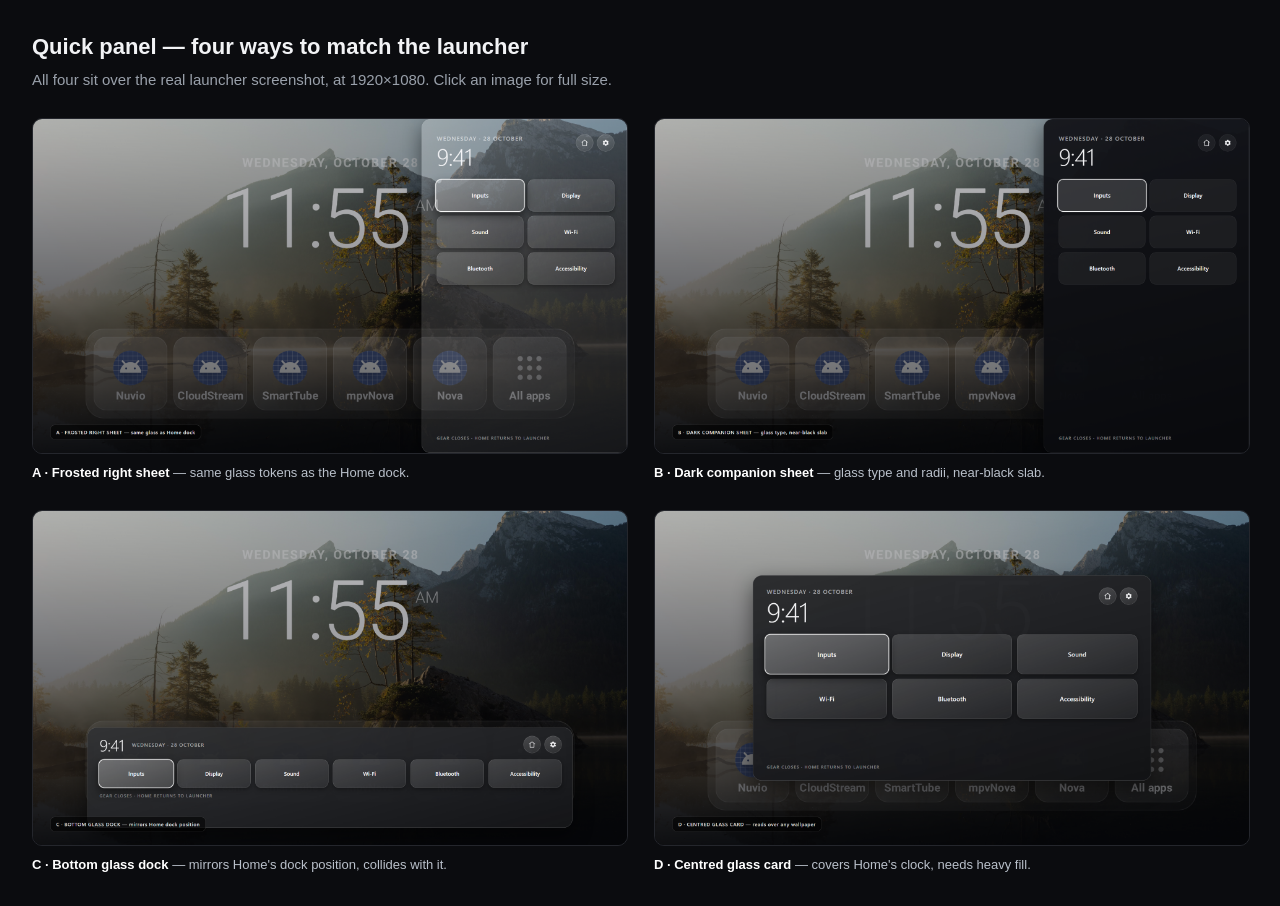
<file: docs/mockups/index.html>
<!DOCTYPE html>
<html lang="en">
<head>
<meta charset="utf-8">
<title>Quick panel — design mockups</title>
<style>
  :root { color-scheme: dark; }
  body {
    margin: 0;
    padding: 32px;
    background: #0b0c0f;
    color: #f2f3f5;
    font: 15px/1.4 "Segoe UI", Roboto, sans-serif;
  }
  h1 { font-size: 22px; font-weight: 600; margin: 0 0 6px; }
  p  { color: #9aa1ab; margin: 0 0 28px; max-width: 900px; }
  .grid {
    display: grid;
    grid-template-columns: repeat(2, minmax(0, 1fr));
    gap: 28px;
  }
  figure { margin: 0; }
  img {
    width: 100%;
    display: block;
    border-radius: 10px;
    border: 1px solid #24262c;
    cursor: zoom-in;
  }
  figcaption {
    margin-top: 10px;
    font-size: 13px;
    color: #b9c0ca;
  }
  figcaption b { color: #fff; font-weight: 600; }
</style>
</head>
<body>
  <h1>Quick panel — four ways to match the launcher</h1>
  <p>All four sit over the real launcher screenshot, at 1920×1080. Click an image for full size.</p>

  <div class="grid">
    <figure>
      <a href="panel-a.png" target="_blank"><img src="panel-a.png" alt="A — frosted right sheet"></a>
      <figcaption><b>A · Frosted right sheet</b> — same glass tokens as the Home dock.</figcaption>
    </figure>
    <figure>
      <a href="panel-b.png" target="_blank"><img src="panel-b.png" alt="B — dark companion sheet"></a>
      <figcaption><b>B · Dark companion sheet</b> — glass type and radii, near-black slab.</figcaption>
    </figure>
    <figure>
      <a href="panel-c.png" target="_blank"><img src="panel-c.png" alt="C — bottom glass dock"></a>
      <figcaption><b>C · Bottom glass dock</b> — mirrors Home's dock position, collides with it.</figcaption>
    </figure>
    <figure>
      <a href="panel-d.png" target="_blank"><img src="panel-d.png" alt="D — centred glass card"></a>
      <figcaption><b>D · Centred glass card</b> — covers Home's clock, needs heavy fill.</figcaption>
    </figure>
  </div>
</body>
</html>
</file>
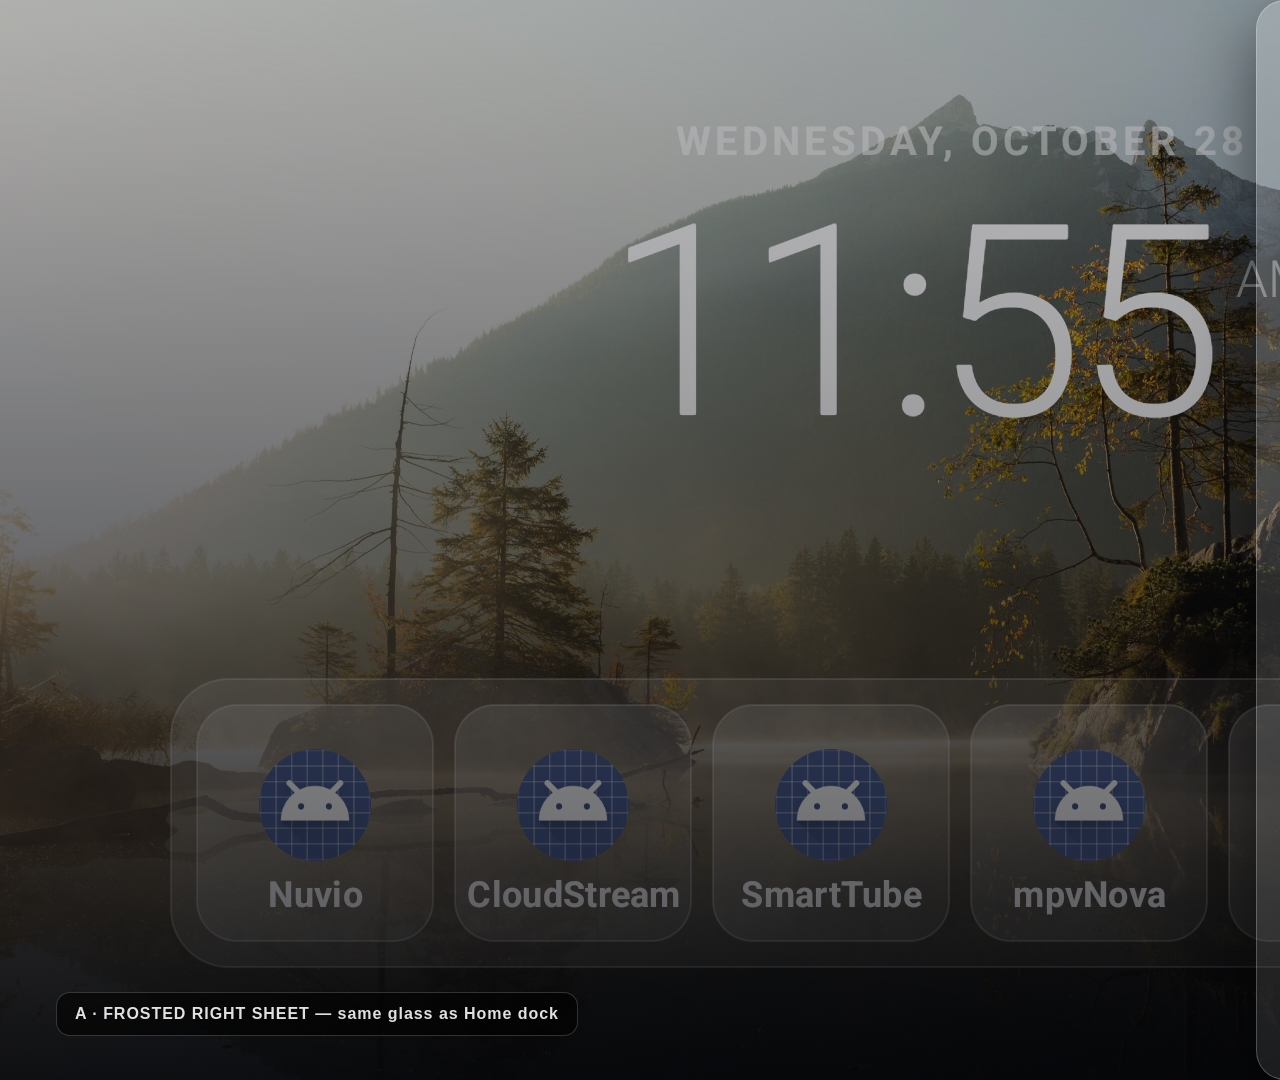
<file: docs/mockups/panel-a.html>
<!DOCTYPE html>
<html lang="en">
<head>
<meta charset="utf-8">
<title>A — frosted right sheet</title>
<link rel="stylesheet" href="panel.css">
</head>
<body class="a">
<div class="scrim"></div>

<section class="sheet">
  <header>
    <div>
      <div class="date">Wednesday · 28 October</div>
      <div class="time">9:41</div>
    </div>
    <div class="actions">
      <div class="icon" title="Home">
        <svg viewBox="0 0 24 24" fill="none" stroke="currentColor" stroke-width="1.8" stroke-linecap="round" stroke-linejoin="round">
          <path d="M3 10.5 12 3l9 7.5"/><path d="M5.5 9.5V21h13V9.5"/>
        </svg>
      </div>
      <div class="icon" title="Settings">
        <svg viewBox="0 0 24 24" fill="currentColor">
          <path d="M19.14 12.94c.04-.3.06-.61.06-.94s-.02-.64-.07-.94l2.03-1.58a.49.49 0 0 0 .12-.61l-1.92-3.32a.49.49 0 0 0-.59-.22l-2.39.96c-.5-.38-1.03-.7-1.62-.94l-.36-2.54a.48.48 0 0 0-.48-.41h-3.84c-.24 0-.43.17-.47.41l-.36 2.54c-.59.24-1.13.57-1.62.94l-2.39-.96a.49.49 0 0 0-.59.22L2.74 8.87c-.12.21-.08.47.12.61l2.03 1.58c-.05.3-.09.63-.09.94s.02.64.07.94l-2.03 1.58a.49.49 0 0 0-.12.61l1.92 3.32c.12.22.37.29.59.22l2.39-.96c.5.38 1.03.7 1.62.94l.36 2.54c.05.24.24.41.48.41h3.84c.24 0 .44-.17.47-.41l.36-2.54c.59-.24 1.13-.56 1.62-.94l2.39.96c.22.08.47 0 .59-.22l1.92-3.32c.12-.22.07-.47-.12-.61l-2.01-1.58zM12 15.6A3.6 3.6 0 1 1 12 8.4a3.6 3.6 0 0 1 0 7.2z"/>
        </svg>
      </div>
    </div>
  </header>

  <div class="tiles">
    <div class="tile on">Inputs</div>
    <div class="tile">Display</div>
    <div class="tile">Sound</div>
    <div class="tile">Wi-Fi</div>
    <div class="tile">Bluetooth</div>
    <div class="tile">Accessibility</div>
  </div>

  <div class="spacer"></div>
  <div class="hint">Gear closes · Home returns to launcher</div>
</section>

<div class="caption">A · FROSTED RIGHT SHEET — same glass as Home dock</div>
</body>
</html>
</file>
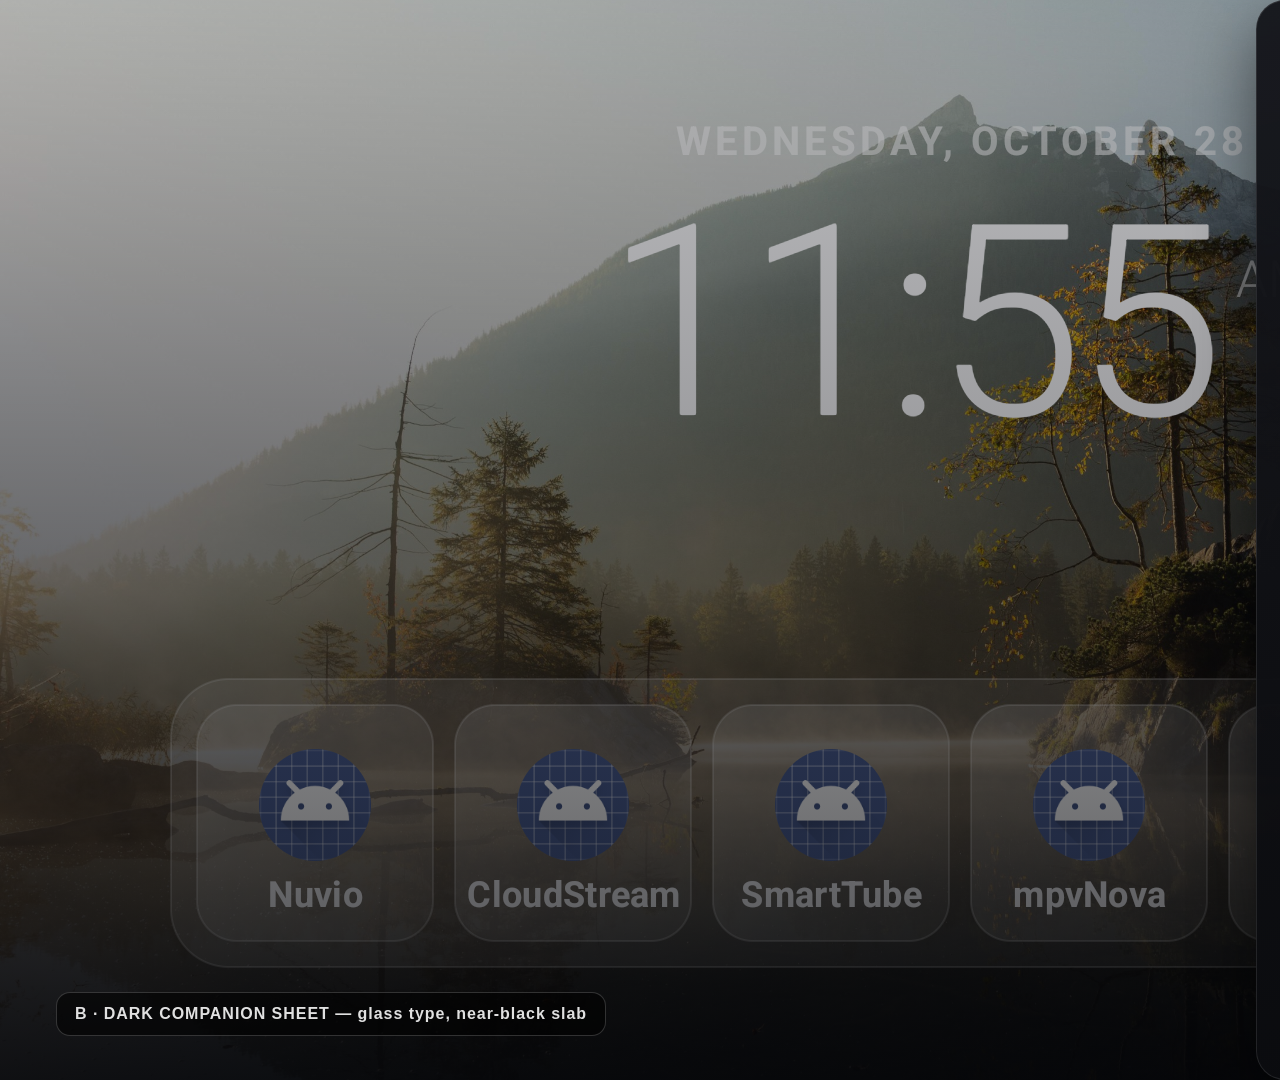
<file: docs/mockups/panel-b.html>
<!DOCTYPE html>
<html lang="en">
<head>
<meta charset="utf-8">
<title>B — dark companion sheet</title>
<link rel="stylesheet" href="panel.css">
</head>
<body class="b">
<div class="scrim"></div>

<section class="sheet">
  <header>
    <div>
      <div class="date">Wednesday · 28 October</div>
      <div class="time">9:41</div>
    </div>
    <div class="actions">
      <div class="icon" title="Home">
        <svg viewBox="0 0 24 24" fill="none" stroke="currentColor" stroke-width="1.8" stroke-linecap="round" stroke-linejoin="round">
          <path d="M3 10.5 12 3l9 7.5"/><path d="M5.5 9.5V21h13V9.5"/>
        </svg>
      </div>
      <div class="icon" title="Settings">
        <svg viewBox="0 0 24 24" fill="currentColor">
          <path d="M19.14 12.94c.04-.3.06-.61.06-.94s-.02-.64-.07-.94l2.03-1.58a.49.49 0 0 0 .12-.61l-1.92-3.32a.49.49 0 0 0-.59-.22l-2.39.96c-.5-.38-1.03-.7-1.62-.94l-.36-2.54a.48.48 0 0 0-.48-.41h-3.84c-.24 0-.43.17-.47.41l-.36 2.54c-.59.24-1.13.57-1.62.94l-2.39-.96a.49.49 0 0 0-.59.22L2.74 8.87c-.12.21-.08.47.12.61l2.03 1.58c-.05.3-.09.63-.09.94s.02.64.07.94l-2.03 1.58a.49.49 0 0 0-.12.61l1.92 3.32c.12.22.37.29.59.22l2.39-.96c.5.38 1.03.7 1.62.94l.36 2.54c.05.24.24.41.48.41h3.84c.24 0 .44-.17.47-.41l.36-2.54c.59-.24 1.13-.56 1.62-.94l2.39.96c.22.08.47 0 .59-.22l1.92-3.32c.12-.22.07-.47-.12-.61l-2.01-1.58zM12 15.6A3.6 3.6 0 1 1 12 8.4a3.6 3.6 0 0 1 0 7.2z"/>
        </svg>
      </div>
    </div>
  </header>

  <div class="tiles">
    <div class="tile on">Inputs</div>
    <div class="tile">Display</div>
    <div class="tile">Sound</div>
    <div class="tile">Wi-Fi</div>
    <div class="tile">Bluetooth</div>
    <div class="tile">Accessibility</div>
  </div>

  <div class="spacer"></div>
  <div class="hint">Gear closes · Home returns to launcher</div>
</section>

<div class="caption">B · DARK COMPANION SHEET — glass type, near-black slab</div>
</body>
</html>
</file>
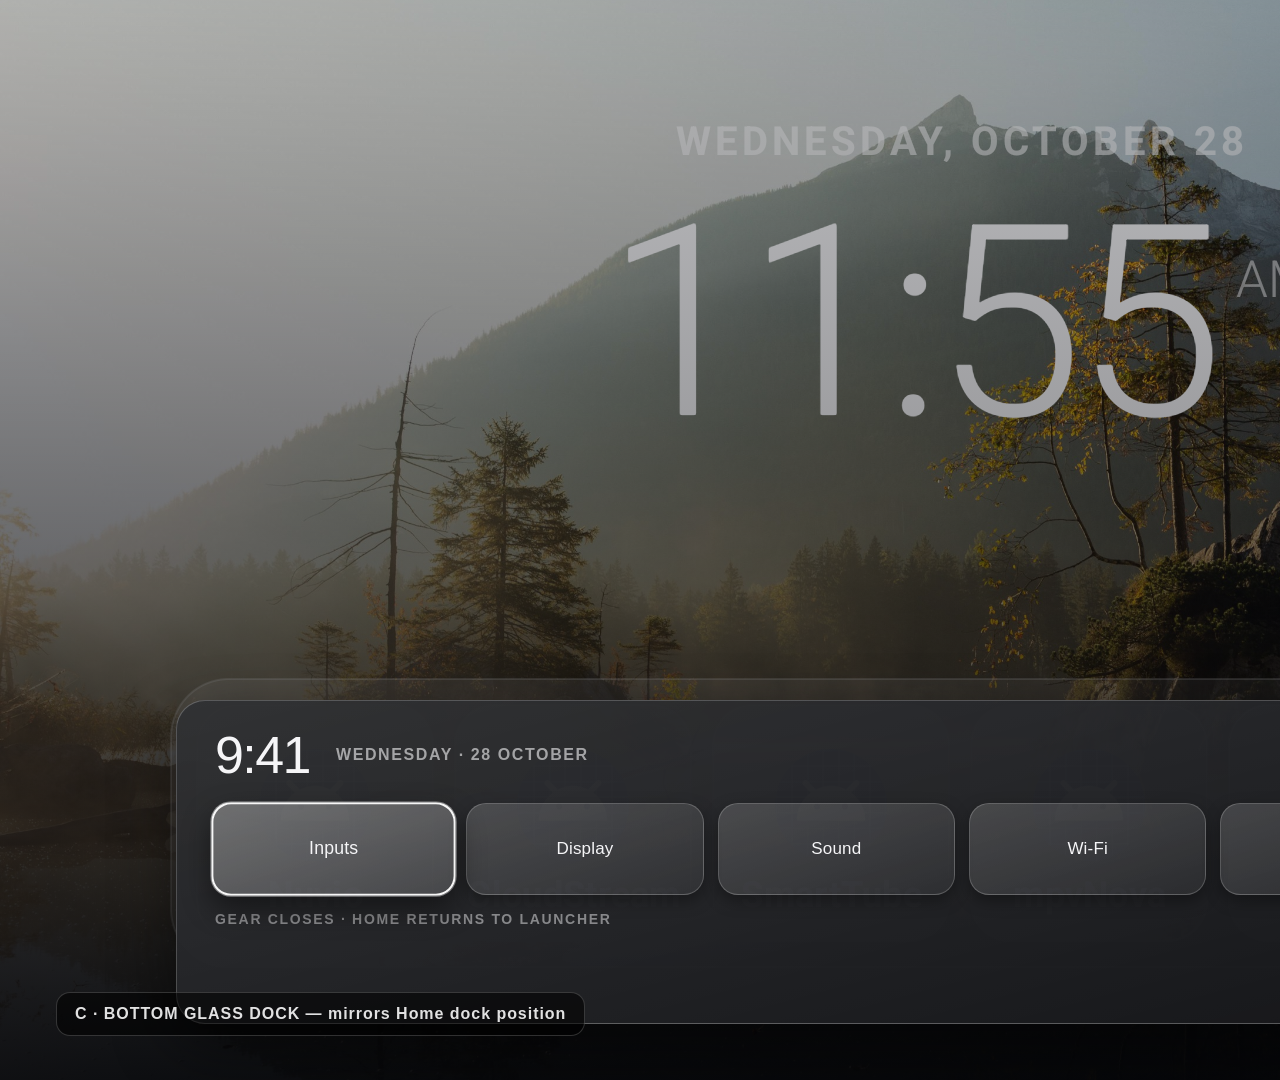
<file: docs/mockups/panel-c.html>
<!DOCTYPE html>
<html lang="en">
<head>
<meta charset="utf-8">
<title>C — bottom glass dock</title>
<link rel="stylesheet" href="panel.css">
</head>
<body class="c">
<div class="scrim"></div>

<section class="sheet">
  <header>
    <div style="display:flex;align-items:center;gap:26px">
      <div class="time">9:41</div>
      <div class="date">Wednesday · 28 October</div>
    </div>
    <div class="actions">
      <div class="icon" title="Home">
        <svg viewBox="0 0 24 24" fill="none" stroke="currentColor" stroke-width="1.8" stroke-linecap="round" stroke-linejoin="round">
          <path d="M3 10.5 12 3l9 7.5"/><path d="M5.5 9.5V21h13V9.5"/>
        </svg>
      </div>
      <div class="icon" title="Settings">
        <svg viewBox="0 0 24 24" fill="currentColor">
          <path d="M19.14 12.94c.04-.3.06-.61.06-.94s-.02-.64-.07-.94l2.03-1.58a.49.49 0 0 0 .12-.61l-1.92-3.32a.49.49 0 0 0-.59-.22l-2.39.96c-.5-.38-1.03-.7-1.62-.94l-.36-2.54a.48.48 0 0 0-.48-.41h-3.84c-.24 0-.43.17-.47.41l-.36 2.54c-.59.24-1.13.57-1.62.94l-2.39-.96a.49.49 0 0 0-.59.22L2.74 8.87c-.12.21-.08.47.12.61l2.03 1.58c-.05.3-.09.63-.09.94s.02.64.07.94l-2.03 1.58a.49.49 0 0 0-.12.61l1.92 3.32c.12.22.37.29.59.22l2.39-.96c.5.38 1.03.7 1.62.94l.36 2.54c.05.24.24.41.48.41h3.84c.24 0 .44-.17.47-.41l.36-2.54c.59-.24 1.13-.56 1.62-.94l2.39.96c.22.08.47 0 .59-.22l1.92-3.32c.12-.22.07-.47-.12-.61l-2.01-1.58zM12 15.6A3.6 3.6 0 1 1 12 8.4a3.6 3.6 0 0 1 0 7.2z"/>
        </svg>
      </div>
    </div>
  </header>

  <div class="tiles">
    <div class="tile on">Inputs</div>
    <div class="tile">Display</div>
    <div class="tile">Sound</div>
    <div class="tile">Wi-Fi</div>
    <div class="tile">Bluetooth</div>
    <div class="tile">Accessibility</div>
  </div>

  <div class="hint">Gear closes · Home returns to launcher</div>
</section>

<div class="caption">C · BOTTOM GLASS DOCK — mirrors Home dock position</div>
</body>
</html>
</file>
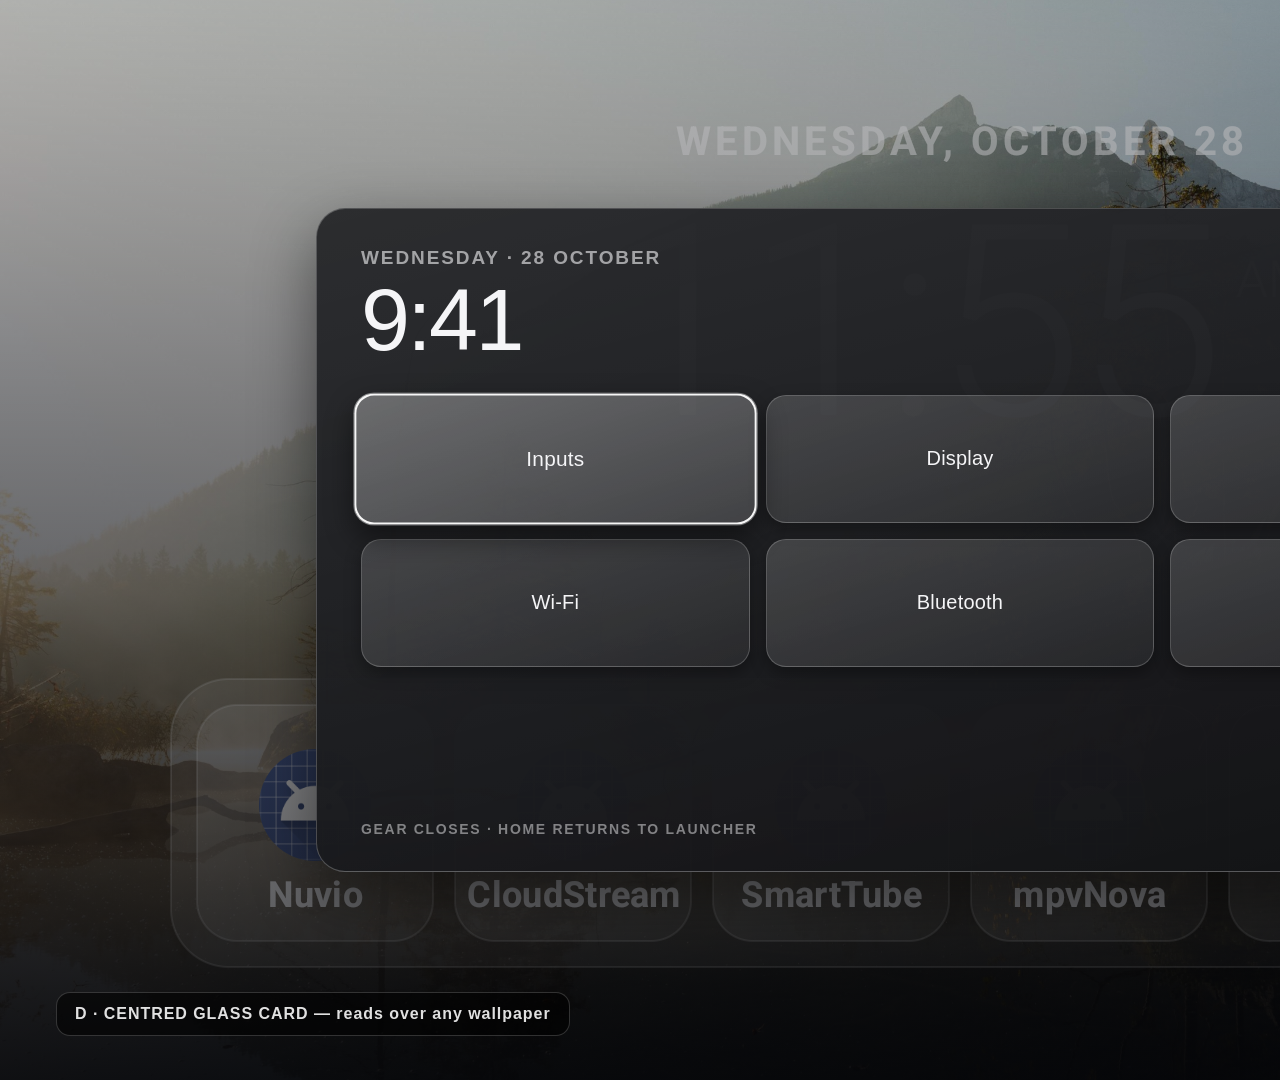
<file: docs/mockups/panel-d.html>
<!DOCTYPE html>
<html lang="en">
<head>
<meta charset="utf-8">
<title>D — centred glass card</title>
<link rel="stylesheet" href="panel.css">
</head>
<body class="d">
<div class="scrim"></div>

<section class="sheet">
  <header>
    <div>
      <div class="date">Wednesday · 28 October</div>
      <div class="time">9:41</div>
    </div>
    <div class="actions">
      <div class="icon" title="Home">
        <svg viewBox="0 0 24 24" fill="none" stroke="currentColor" stroke-width="1.8" stroke-linecap="round" stroke-linejoin="round">
          <path d="M3 10.5 12 3l9 7.5"/><path d="M5.5 9.5V21h13V9.5"/>
        </svg>
      </div>
      <div class="icon" title="Settings">
        <svg viewBox="0 0 24 24" fill="currentColor">
          <path d="M19.14 12.94c.04-.3.06-.61.06-.94s-.02-.64-.07-.94l2.03-1.58a.49.49 0 0 0 .12-.61l-1.92-3.32a.49.49 0 0 0-.59-.22l-2.39.96c-.5-.38-1.03-.7-1.62-.94l-.36-2.54a.48.48 0 0 0-.48-.41h-3.84c-.24 0-.43.17-.47.41l-.36 2.54c-.59.24-1.13.57-1.62.94l-2.39-.96a.49.49 0 0 0-.59.22L2.74 8.87c-.12.21-.08.47.12.61l2.03 1.58c-.05.3-.09.63-.09.94s.02.64.07.94l-2.03 1.58a.49.49 0 0 0-.12.61l1.92 3.32c.12.22.37.29.59.22l2.39-.96c.5.38 1.03.7 1.62.94l.36 2.54c.05.24.24.41.48.41h3.84c.24 0 .44-.17.47-.41l.36-2.54c.59-.24 1.13-.56 1.62-.94l2.39.96c.22.08.47 0 .59-.22l1.92-3.32c.12-.22.07-.47-.12-.61l-2.01-1.58zM12 15.6A3.6 3.6 0 1 1 12 8.4a3.6 3.6 0 0 1 0 7.2z"/>
        </svg>
      </div>
    </div>
  </header>

  <div class="tiles">
    <div class="tile on">Inputs</div>
    <div class="tile">Display</div>
    <div class="tile">Sound</div>
    <div class="tile">Wi-Fi</div>
    <div class="tile">Bluetooth</div>
    <div class="tile">Accessibility</div>
  </div>

  <div class="spacer"></div>
  <div class="hint">Gear closes · Home returns to launcher</div>
</section>

<div class="caption">D · CENTRED GLASS CARD — reads over any wallpaper</div>
</body>
</html>
</file>
<file: docs/mockups/panel.css>
/* Mockup tokens copied from tv-glass-launcher assets/themes/glass.json.
   Every colour here is one the panel can actually paint with a ShapeDrawable:
   no live blur, no elevation trickery. The blur in the backdrop is the photo's
   own depth of field, not a runtime effect. */

* { box-sizing: border-box; }

html, body {
  margin: 0;
  width: 1920px;
  height: 1080px;
  overflow: hidden;
}

body {
  position: relative;
  background: #0a0a0c url(backdrop.png) center / cover no-repeat;
  font-family: "Segoe UI", Roboto, sans-serif;
  color: #F5F5F7;
  -webkit-font-smoothing: antialiased;
}

/* Launcher scrim: light at the top, heavy at the bottom, so white text holds
   over any wallpaper without a light theme. The extra black is the panel's own
   window dim (#66000000 today), which is why Home's dock stays readable but
   clearly behind the sheet. */
.scrim {
  position: absolute;
  inset: 0;
  background: linear-gradient(180deg,
    rgba(5, 6, 10, .22) 0%,
    rgba(5, 6, 10, .42) 55%,
    rgba(5, 6, 9, .72) 100%);
}

/* ---- shared sheet ------------------------------------------------------- */

.sheet {
  position: absolute;
  display: flex;
  flex-direction: column;
  background: linear-gradient(165deg, rgba(255, 255, 255, .21), rgba(255, 255, 255, .07));
  border: 1px solid rgba(255, 255, 255, .24);
  box-shadow: 0 24px 64px rgba(0, 0, 0, .48);
}

header {
  display: flex;
  align-items: flex-start;
  justify-content: space-between;
  gap: 16px;
}

.date {
  font-size: 19px;
  font-weight: 600;
  letter-spacing: .10em;
  text-transform: uppercase;
  color: rgba(245, 245, 247, .60);
}

.time {
  font-family: "Segoe UI Light", "Roboto Light", sans-serif;
  font-weight: 300;
  font-size: 76px;
  line-height: 1.02;
  letter-spacing: -.03em;
  margin-top: 6px;
}

.actions { display: flex; gap: 12px; }

.icon {
  width: 56px;
  height: 56px;
  border-radius: 28px;
  display: grid;
  place-items: center;
  background: linear-gradient(160deg, rgba(255, 255, 255, .18), rgba(255, 255, 255, .07));
  border: 1px solid rgba(255, 255, 255, .22);
  color: #F5F5F7;
}

.icon svg { width: 24px; height: 24px; }

/* ---- tiles -------------------------------------------------------------- */

.tiles { display: grid; gap: 14px; }

.tile {
  display: grid;
  place-items: center;
  font-size: 18px;
  font-weight: 500;
  letter-spacing: .01em;
  border-radius: 20px;                 /* theme cornerRadiusDp */
  background: linear-gradient(160deg, rgba(255, 255, 255, .16), rgba(255, 255, 255, .06));
  border: 1px solid rgba(255, 255, 255, .20);
  box-shadow: 0 6px 16px rgba(0, 0, 0, .34);
}

/* Focus: 2dp white ring + 1.04 lift, exactly like TileView. */
.tile.on {
  background: linear-gradient(160deg, rgba(255, 255, 255, .32), rgba(255, 255, 255, .15));
  box-shadow: inset 0 0 0 2px rgba(255, 255, 255, .95), 0 12px 28px rgba(0, 0, 0, .46);
  transform: scale(1.04);
}

.hint {
  font-size: 14px;
  font-weight: 600;
  letter-spacing: .12em;
  text-transform: uppercase;
  color: rgba(245, 245, 247, .48);
}

.spacer { flex: 1; }

.caption {
  position: absolute;
  left: 56px;
  bottom: 44px;
  padding: 12px 18px;
  border-radius: 14px;
  background: rgba(0, 0, 0, .58);
  border: 1px solid rgba(255, 255, 255, .18);
  font-size: 16px;
  font-weight: 600;
  letter-spacing: .06em;
  color: rgba(255, 255, 255, .88);
}

/* C and D float over Home's own clock/dock, so they need one extra dark layer
   under the glass gradient. A is edge-anchored and B is opaque, so they do not. */
body.c .sheet,
body.d .sheet {
  background:
    linear-gradient(165deg, rgba(255, 255, 255, .16), rgba(255, 255, 255, .05)),
    rgba(8, 9, 12, .96);
}

/* ---- A: frosted right sheet (same glass as Home dock) -------------------- */

body.a .sheet {
  top: 0;
  right: 0;
  width: 664px;
  height: 1080px;
  padding: 48px 40px 38px 48px;
  border-radius: 29px 0 0 29px;        /* theme dockRadiusDp */
}

body.a .tiles {
  margin-top: 36px;
  grid-template-columns: repeat(2, 1fr);
  grid-auto-rows: 104px;
}

/* ---- B: dark companion sheet ------------------------------------------- */

body.b .sheet {
  top: 0;
  right: 0;
  width: 664px;
  height: 1080px;
  padding: 48px 40px 38px 48px;
  border-radius: 29px 0 0 29px;
  background: linear-gradient(165deg, rgba(21, 22, 27, .97), rgba(9, 10, 13, .99));
  border-color: rgba(255, 255, 255, .10);
}

body.b .tiles {
  margin-top: 36px;
  grid-template-columns: repeat(2, 1fr);
  grid-auto-rows: 104px;
}

body.b .tile {
  background: rgba(255, 255, 255, .055);
  border-color: rgba(255, 255, 255, .09);
  box-shadow: none;
}

body.b .tile.on {
  background: rgba(255, 255, 255, .15);
  box-shadow: inset 0 0 0 2px rgba(255, 255, 255, .95);
}

body.b .icon {
  background: rgba(255, 255, 255, .06);
  border-color: rgba(255, 255, 255, .10);
}

/* ---- C: bottom glass dock ---------------------------------------------- */

body.c .sheet {
  left: 50%;
  bottom: 56px;
  transform: translateX(-50%);
  width: 1568px;
  height: 324px;
  padding: 26px 34px 24px 38px;
  border-radius: 29px;
}

body.c header { align-items: center; }

body.c .time { font-size: 52px; margin-top: 2px; }
body.c .date { font-size: 16px; }

body.c .tiles {
  margin-top: 20px;
  grid-template-columns: repeat(6, 1fr);
  grid-auto-rows: 92px;
}

body.c .tile { font-size: 17px; }

body.c .hint { margin-top: 16px; }

/* ---- D: centred glass card --------------------------------------------- */

body.d .sheet {
  left: 50%;
  top: 50%;
  transform: translate(-50%, -50%);
  width: 1288px;
  height: 664px;
  padding: 38px 44px 34px;
  border-radius: 29px;
}

body.d .time { font-size: 88px; }

body.d .tiles {
  margin-top: 30px;
  grid-template-columns: repeat(3, 1fr);
  grid-auto-rows: 128px;
  gap: 16px;
}

body.d .tile { font-size: 20px; }

body.d .sheet { background: linear-gradient(165deg, rgba(255,255,255,.14), rgba(255,255,255,.04)), rgba(8,9,12,.985); }
</file>
